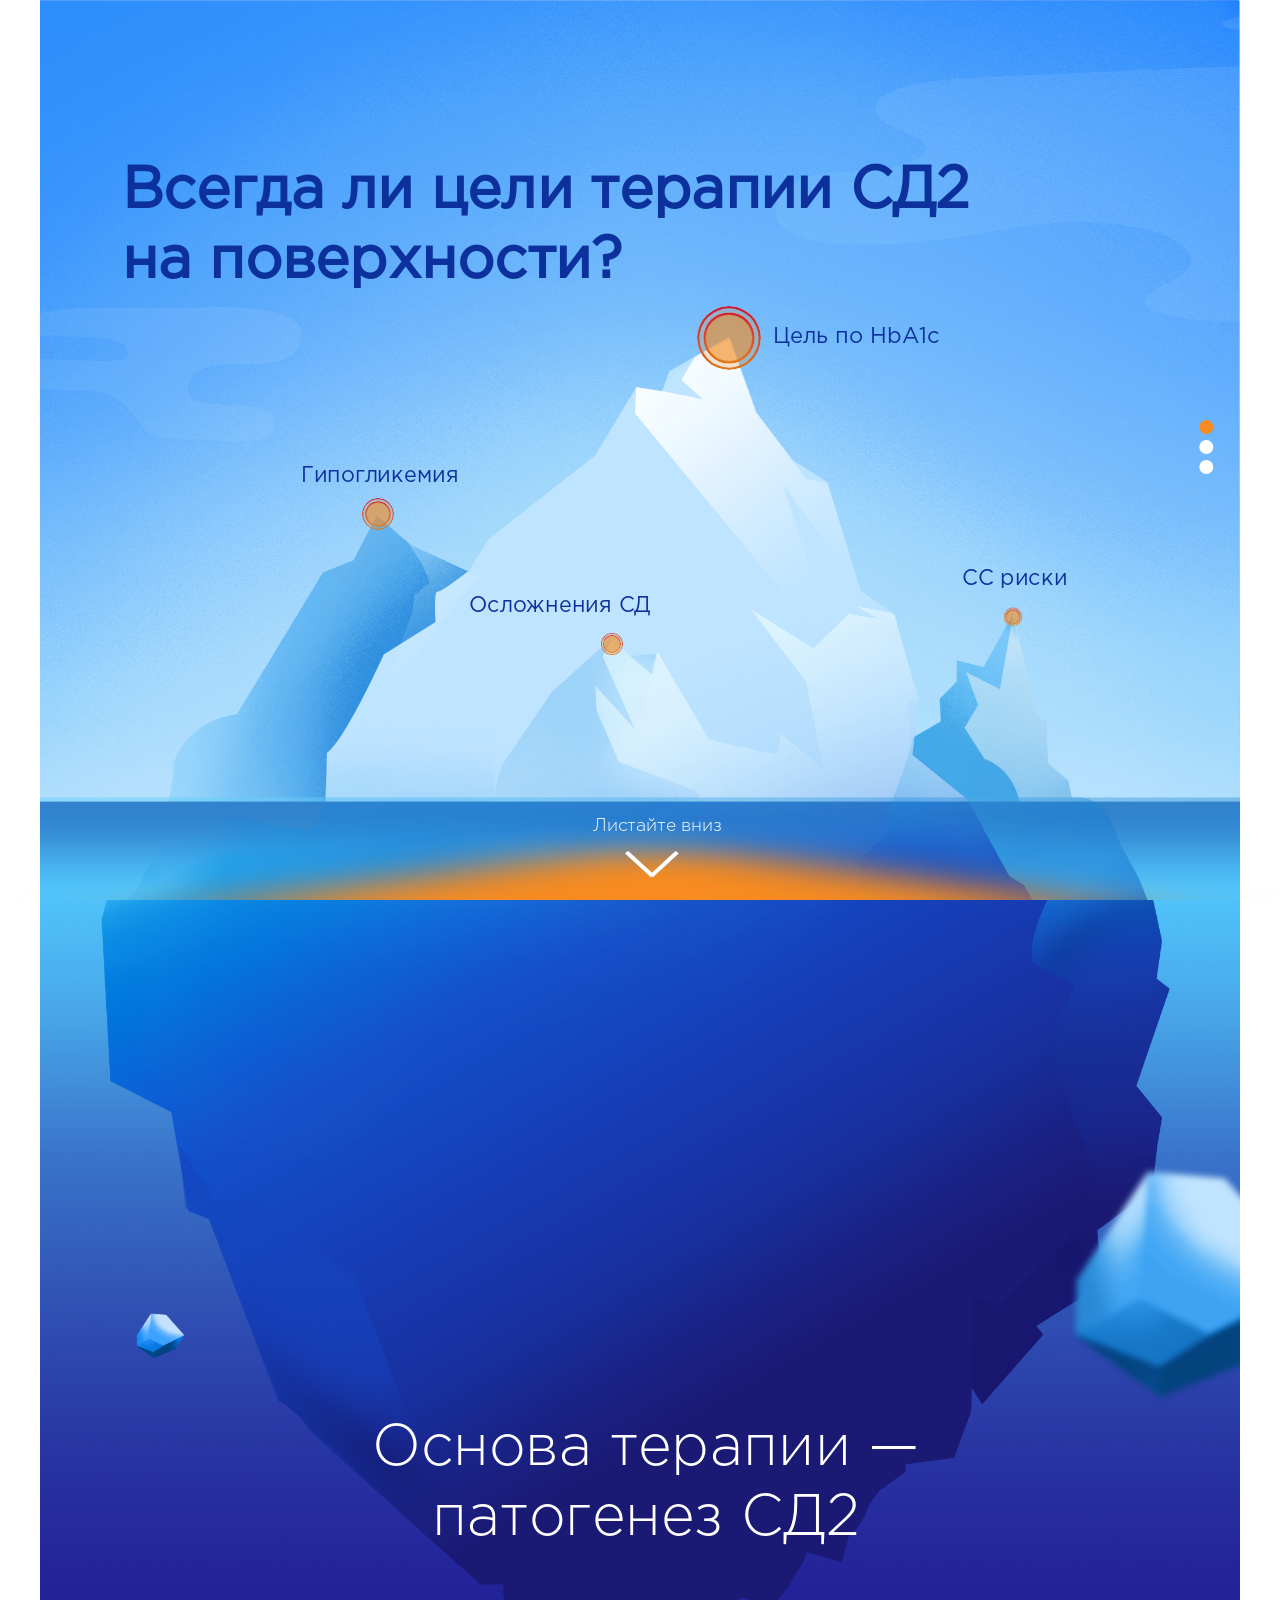
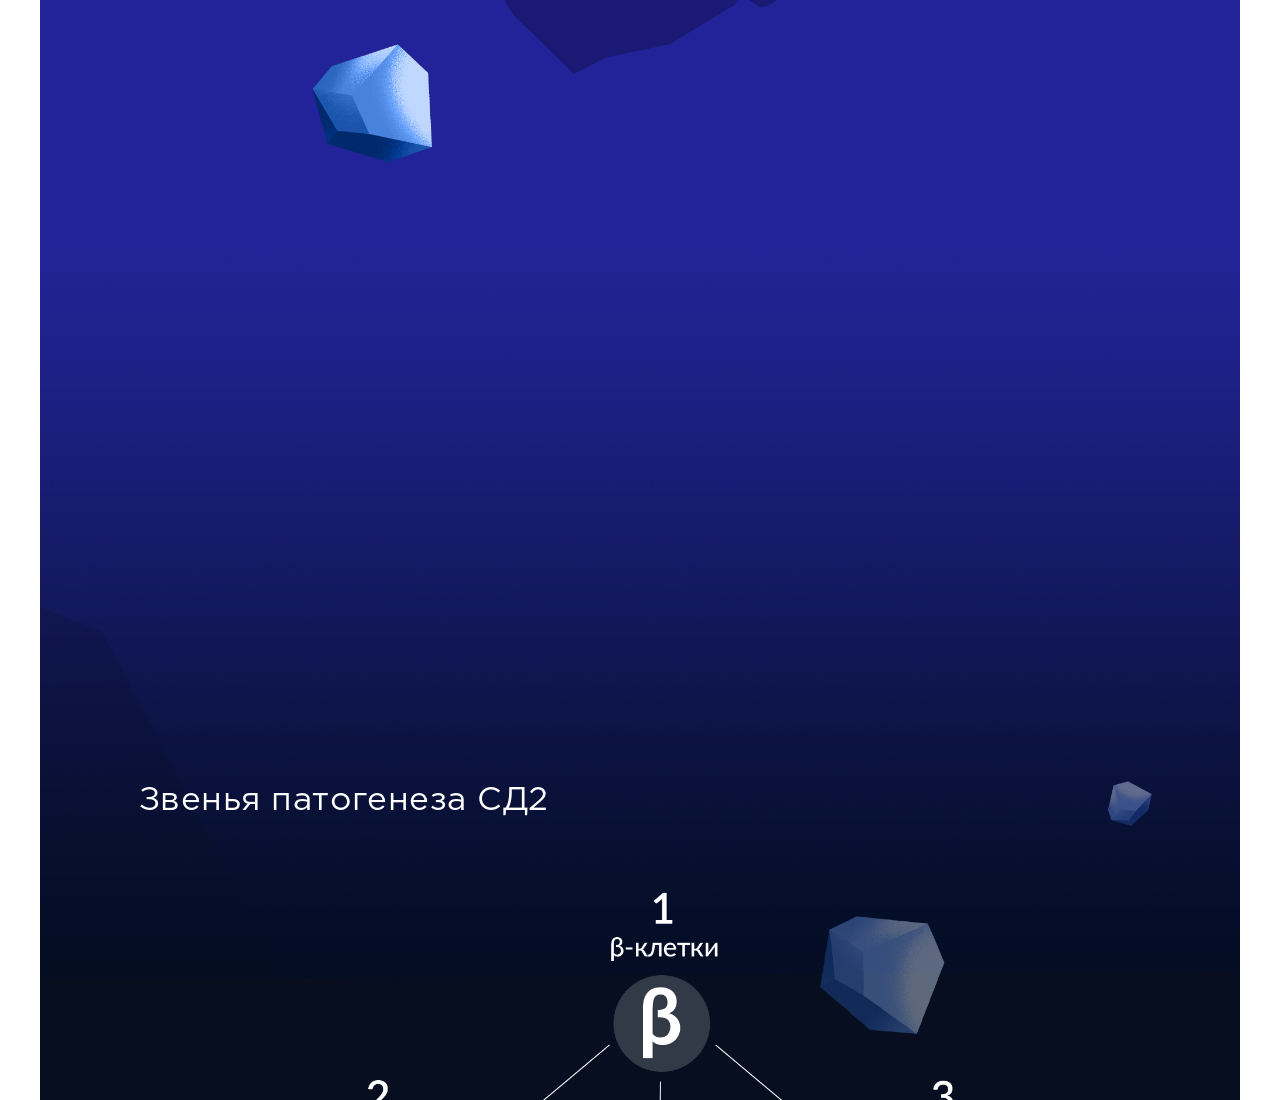
<file: index.html>
<html>
    <head>
        <meta charset="UTF-8">
        <meta name="viewport" content="width=device-width, initial-scale=1, maximum-scale=1, user-scalable=no">
        <title>Onpoint slides demo</title>
        <link rel="stylesheet" type="text/css" href="app/css/gotham-pro/GothamPro.css">
        <link rel="stylesheet" type="text/css" href="app/css/app.css">
        <script type="text/javascript" src="app/js/app.js"></script>
    </head>
    <body>                                         
        <div class="container">
            <section>
                <img class="section-background" src="app/img/slide_1_bg.png">
                <div class="section-paralax-front">
                    <div class="section-paralax-inner">
                        <h1 class="h1-slide-1">Всегда ли цели терапии СД2<br>на поверхности?</h1>
                        <div id="point-item-outer-1" class="point-item-outer point-item-outer-left-text">
                            <div class="point-item-inner">
                                <div class="point-item-circle">
                                    <div class="point-item-circle-inner"></div>
                                    <div class="point-item-circle-inner point-item-circle-inner-delay-1"></div>
                                    <div class="point-item-circle-inner point-item-circle-inner-delay-2"></div>
                                </div>
                                <span>Цель по HbA1c</span>
                            </div>
                        </div>
                        <div id="point-item-outer-2" class="point-item-outer point-item-outer-center-text">
                            <div class="point-item-inner">
                                <div class="point-item-circle">
                                    <div class="point-item-circle-inner"></div>
                                    <div class="point-item-circle-inner point-item-circle-inner-delay-1"></div>
                                    <div class="point-item-circle-inner point-item-circle-inner-delay-2"></div>
                                </div>
                                <span>Гипогликемия</span>
                            </div>
                        </div>
                        <div id="point-item-outer-3" class="point-item-outer point-item-outer-center-text">
                            <div class="point-item-inner">
                                <div class="point-item-circle">
                                    <div class="point-item-circle-inner"></div>
                                    <div class="point-item-circle-inner point-item-circle-inner-delay-1"></div>
                                    <div class="point-item-circle-inner point-item-circle-inner-delay-2"></div>
                                </div>
                                <span>Осложнения СД</span>
                            </div>
                        </div>
                        <div id="point-item-outer-4" class="point-item-outer point-item-outer-center-text">
                            <div class="point-item-inner">
                                <div class="point-item-circle">
                                    <div class="point-item-circle-inner"></div>
                                    <div class="point-item-circle-inner point-item-circle-inner-delay-1"></div>
                                    <div class="point-item-circle-inner point-item-circle-inner-delay-2"></div>
                                </div>
                                <span>СС риски</span>
                            </div>
                        </div>
                    </div>
                </div>
            </section>
            <section>
                <img class="section-background" src="app/img/slide_2_bg.png">
                <div class="section-paralax-front">
                    <div class="section-paralax-inner">
                        <img class="section-background" src="app/img/slide_2_ice.png">
                        <h1 class="h1-slide-2">Основа терапии — <br>патогенез СД2</h1>
                    </div>
                </div>
            </section>
            <section>
                <img class="section-background" src="app/img/slide_3_bg.png">
                <div class="section-paralax-front">
                    <div class="section-paralax-inner">
                        <div id="slide-3-pages" class="section-pages">
                            <div class="section-page">
                                <h1 class="h1-slide-3">Звенья патогенеза СД2</h1>
                                <img class="section-background" src="app/img/slide_3_page_1_dia.png">
                                <img class="section-background" src="app/img/slide_3_page_1_ice.png">
                            </div>
                            <div class="section-page">
                                <h1 class="h1-slide-3">Смертельный октет</h1>
                                <img class="section-background" src="app/img/slide_3_page_2_dia.png">
                                <img class="section-background" src="app/img/slide_3_page_2_ice.png">
                            </div>
                            <div class="section-page">
                                <h1 class="h1-slide-3">Звенья патогенеза СД2</h1>
                                <img class="section-background" src="app/img/slide_3_page_3_dia.png">
                                <img class="section-background" src="app/img/slide_3_page_3_ice.png">
                            </div>
                        </div>
                        <div class="custom-input custom-input-range" pages-id="slide-3-pages">
                            <div class="custom-input-range-ranger">
                                <div class="custom-input-range-ranger-progress"></div>
                                <div class="custom-input-range-ranger-thumb"></div>
                            </div>
                            <ul class="custom-input-range-labels">
                                <li>1988</li>
                                <li>2009</li>
                                <li>2016</li>
                            </ul>
                        </div>
                    </div>
                </div>
            </section>
        </div>
        <div id="notifier-scroll-down">
            <span>Листайте вниз</span>
            <div class="notifier-scroll-down-arrow"></div>
            <div class="notifier-scroll-down-gradient">
                <div class="notifier-scroll-down-gradient-inner"></div>
            </div>
        </div>
        <ul class="paging">
        </div>
    </body>
</html>
</file>
<file: app/css/gotham-pro/GothamPro.css>
/* #### Generated By: http://www.cufonfonts.com #### */

@font-face {
font-family: 'Gotham Pro';
font-style: normal;
font-weight: normal;
src: local('Gotham Pro'), url('GothaProReg.woff') format('woff');
}


@font-face {
font-family: 'Gotham Pro Black';
font-style: normal;
font-weight: normal;
src: local('Gotham Pro Black'), url('GothaProBla.woff') format('woff');
}


@font-face {
font-family: 'Gotham Pro Light';
font-style: normal;
font-weight: normal;
src: local('Gotham Pro Light'), url('GothaProLig.woff') format('woff');
}


@font-face {
font-family: 'Gotham Pro Medium';
font-style: normal;
font-weight: normal;
src: local('Gotham Pro Medium'), url('GothaProMed.woff') format('woff');
}


@font-face {
font-family: 'Gotham Pro Light Italic';
font-style: normal;
font-weight: normal;
src: local('Gotham Pro Light Italic'), url('GothaProLigIta.woff') format('woff');
}


@font-face {
font-family: 'Gotham Pro Bold';
font-style: normal;
font-weight: normal;
src: local('Gotham Pro Bold'), url('GothaProBol.woff') format('woff');
}


@font-face {
font-family: 'GothamPro-MediumItalic';
font-style: normal;
font-weight: normal;
src: local('GothamPro-MediumItalic'), url('GothamProMediumItalic.woff') format('woff');
}
</file>
<file: app/css/app.css>
* {
    padding: 0;
    margin: 0;
    font-family: "Gotham Pro";
}

.invisible {
    display: none;
}

h1.h1-slide-1 {
    font-size: 6.51vh;
    color: rgb(13, 49, 156);
    line-height: 1.2;
    text-align: left;
    margin-top: 17.32vh;
    margin-left: 9.11vh;
    transform-origin: top left;
    transform: scaleX(0.98);
}

h1.h1-slide-2 {
    font-size: 6.51vh;
    font-family: 'Gotham Pro Light';
    font-weight: normal;
    color: #fff;
    line-height: 1.2;
    text-align: center;
    margin-top: 32vh;
    transform-origin: top left;
    transform: translateX(2vh) scaleX(0.98);
}

h1.h1-slide-3 {
    font-size: 3.7vh;
    font-family: 'Gotham Pro';
    font-weight: normal;
    color: #fff;
    line-height: 1.2;
    text-align: left;
    margin-top: 14.55vh;
    margin-left: 11vh;
    transform-origin: top left;
    letter-spacing: 0.05vh;
}

body {
    overflow: hidden;
    width: 100vw;
    height: 100vh;
}

.container {
    display: flex;
    align-items: center;
    flex-direction: column;
    overflow: hidden;
    --total: 1;
    width: 100%;
    height: calc(var(--total)*100vh);
    transform: translateY(calc(var(--offset, 0px) + var(--index, 0)*-100vh));
}

section,
subsection {
    position: relative;
    width: 133.33vh;
    margin: 0 auto;
    height: 100vh;
    user-select: none;
    overflow: hidden;
}

.section-paralax-front {
    position: absolute;
    width: 100%;
    height: 100%;
    overflow: hidden;
    transform: translateY(calc((var(--offset, 0px) + var(--index, 0)*-100vh + var(--s-index,0)*100vh)*0.25));
}

.animating .section-paralax-front {
    transition: transform 0.35s ease-out;
}

.section-paralax-inner {
    position: relative;
    width: 100%;
    height: 100%;
    overflow: hidden;
}

.animating {
    transition: transform 0.35s ease-out;
}

ul.paging {
    position: fixed;
    width: 14px;
    right: 27px;
    top: 50%;
    color: transparent;
    font-size: 0px;
    list-style-type: none;
    transform: translate(-50vw, -50%) translate(66.7vh, -3px);
}

ul.paging > li {
    display: block;
    margin: 6px 0;
    width: 14px;
    height: 14px;
    border-radius: 50%;
    transition: background-color 0.35s ease-in-out;
}

.page-indicator {
    background-color: #fff;
}

.page-indicator-active {
    background-color: #f78b1f;
}

.section-background {
    position: absolute;
    left: 0;
    top: calc(var(--offset, 0px) * 1);
    top: 0;
    z-index: -1;
    width: 100%;
    height: 100%;
}

.point-item-outer {
    display: block;
    position: absolute;
    height: 7.1vh;
}

.point-item-inner {
    position: relative;
}

.point-item-inner span {
    color: #0d319c;
}

.point-item-outer-left-text span {
    position: static;
    font-size: 2.45vh;
    margin: 2.3vh 1.3vh;
    display: inline-block;
    transform-origin: top left;
    transform: scaleX(1.0);
}

.point-item-outer-center-text span {
    position: absolute;
    font-size: 2.45vh;
    left: 50%;
    transform-origin: top left;
    white-space: nowrap;
    transform: scaleX(0.98) translateX(-50%) translateX(0.2vh) translateY(-1.8vh);
}

.point-item-circle {
    position: relative;
    float: left;
    width: 7.1vh;
    height: 7.1vh;
    background-color: rgba(247,139,31,0.22);
    border-radius: 50%;
    overflow: hidden;
}

.point-item-circle::before,
.point-item-circle-inner::before {
    content: '';
    display: block;
    position: absolute;
    width: 100%;
    height: 100%;
    background: linear-gradient(to bottom, #cf1437, #de791b);
    -webkit-mask: url(../img/circle.svg);
    mask: url(../img/circle.svg);
    -webkit-mask-type: alpha;
    mask-type: alpha;
    -webkit-mask-size: cover;
    mask-size: cover;
    transform-origin: center center;
    border-radius: 50%;
}

.point-item-circle-inner {
    position: absolute;
    top: 0;
    width: 100%;
    height: 100%;
    background-color: rgba(247,139,31,0.22);
    border-radius: 50%;
    transform-origin: center center;
    transform: scale(0.8, 0.8);
    animation-name: point-item-circle-inner-anim;
    animation-duration: 2.0s;
    animation-timing-function: linear;
    animation-iteration-count: infinite;
    overflow: hidden;
}

.point-item-circle-inner-delay-1 {
    animation-delay: 0.66s;
}

.point-item-circle-inner-delay-2 {
    animation-delay: 1.33s;
}

@keyframes point-item-circle-inner-anim {
    0% {
        transform: scale(0.0, 0.0);
        background-color: rgba(226,122,28,0.8);
        box-shadow: inset 0 0 1vh 2vh #cf1437;
    }

    50% {
        transform: scale(0.4, 0.4);
        background-color: rgba(235,112,38,0.49);
        box-shadow: inset 0 0 1vh 2vh transparent;
    }
    75% {
        transform: scale(0.8, 0.8)
    }
    100% {
        background-color: transparent;
        transform: scale(1.1, 1.0);
    }
}

#point-item-outer-1 {
    top: 34vh;
    left: 73vh;
}

#point-item-outer-2 {
    top: 53.5vh;
    left: 34vh;
}

#point-item-outer-2 .point-item-circle {
    transform: scale(0.5, 0.5);
}

#point-item-outer-3 {
    top: 68vh;
    left: 60vh;
}

#point-item-outer-3 span {
    margin-left: -6vh;
}

#point-item-outer-3 .point-item-circle {
    transform: scale(0.35, 0.35);
}

#point-item-outer-4 {
    top: 65vh;
    left: 104.6vh;
}

#point-item-outer-4 .point-item-circle {
    transform: scale(0.3, 0.3);
}

#notifier-scroll-down {
    position: fixed;
    bottom: 0;
    left: 0;
    right: 0;
    height: 10vh;
    text-align: center;
    overflow: hidden;
    transition: opacity 0.35s ease-in-out, bottom 0.35s ease-in-out;
    pointer-events: none;
    user-select: none;
}

#notifier-scroll-down span {
    display: inline-block;
    margin-top: 0.85vh;
    font-family: "Gotham Pro Light";
    transform-origin: top left;
    transform: translateX(2vh) scale(0.98,0.98);
    color: #fff;
    font-size: 2vh;
}

.notifier-scroll-down-arrow {
    display: block;
    position: relative;
    width: 3.9vh;
    height: 3.9vh;
    margin: auto;
    transform: translateX(2vh);
    z-index: 1;
}

.notifier-scroll-down-arrow::before,
.notifier-scroll-down-arrow::after {
    content: '';
    display: block;
    position: absolute;
    width: 100%;
    height: 10%;
    background-color: #fff;
    transform: translate(-2vh, 3vh) rotateZ(42.5deg);
    border-radius: 0.195vh 0.195vh 0 0;
}

.notifier-scroll-down-arrow::after {
    transform: translate(0.75vh, 3vh) rotateZ(-42.5deg);
}

.notifier-scroll-down-gradient {
    display: block;
    position: relative;
    width: 90vh;
    height: 90vh;
    margin: auto;
    transform: translateX(2vh) translateY(4vh) translateY(-50%) scale(0.8, 0.11);
}

.notifier-scroll-down-gradient-inner {
    display: block;
    position: relative;
    width: 100%;
    height: 100%;
    transform: rotateZ(45deg);
    background-color: #f78b1f;
    filter: blur(12vh);
}

.section-pages {
    position: absolute;
    display: flex;
    width: calc(var(--total-pages)*100%);
    height: 100%;
    align-items: center;
    flex-direction: row;
    transition: transform 0.35s ease-out;
    transform: translateX(calc(var(--current, 0)*-100%/var(--total-pages)));
}

.section-page {
    position: relative;
    display: block;
    width: 100%;
    height: 100%;
}

.custom-input-range {
    display: block;
    position: absolute;
    width: 90vh;
    height: 12vh;
    bottom: 3vh;
    margin: auto;
    left: 0;
    right: 0;
}

.custom-input-range-ranger {
    width: auto;
    max-width: 100%;
    margin: 3.7vh 5vh;
    height: 1.6vh;
    background-color: rgba(209,234,255,0.3);
}

.custom-input-range-ranger-progress {
    height: 100%;
    width: 0%;
    background-color: #d1eaff;
}

.custom-input-range-ranger-thumb {
    position: relative;
    width: 6vh;
    height: 7.5vh;
    margin: -4.5vh -3vh;
    left: 0%;
    background: url(../img/thumb.png);
    background-size: cover;
    background-position: center center;
    background-repeat: no-repeat;
}

.animating .custom-input-range-ranger-progress,
.animating .custom-input-range-ranger-thumb {
    transition: all 0.35s ease-out;
}

ul.custom-input-range-labels {
    display: flex;
    align-items: center;
    flex-direction: row;
    width: 100%;
    height: 4vh;
    list-style-type: none;
    color: #fff;
    font-size: 2.6vh;
}

ul.custom-input-range-labels > li {
    display: block;
    margin: 6px 0;
    width: 100%;
    height: 14px;
    border-radius: 50%;
    transition: background-color 0.35s ease-in-out;
    text-align: center;
    font-family: "Gotham Pro Light";
    font-weight: 300;
}

ul.custom-input-range-labels > li:first-child {
    text-align: left;
    padding-left: 3vh;
}

ul.custom-input-range-labels > li:last-child {
    text-align: right;
    padding-right: 3vh;
}

/*
@media (orientation: portrait) {
    .container {
        height: calc(var(--total)*75vw);
        transform: translateY(calc(var(--offset, 0px) + var(--index, 0)*-75vw));
    }

    section,
    subsection {
        width: 100%;
        height: 75vw;
    }

    h1.h1-first-slide {
        font-size: 4.883vw;
        margin-top: 13.1vw;
        margin-left: 6.8325vw;
        transform: scaleX(0.98);
    }
}
*/
</file>
